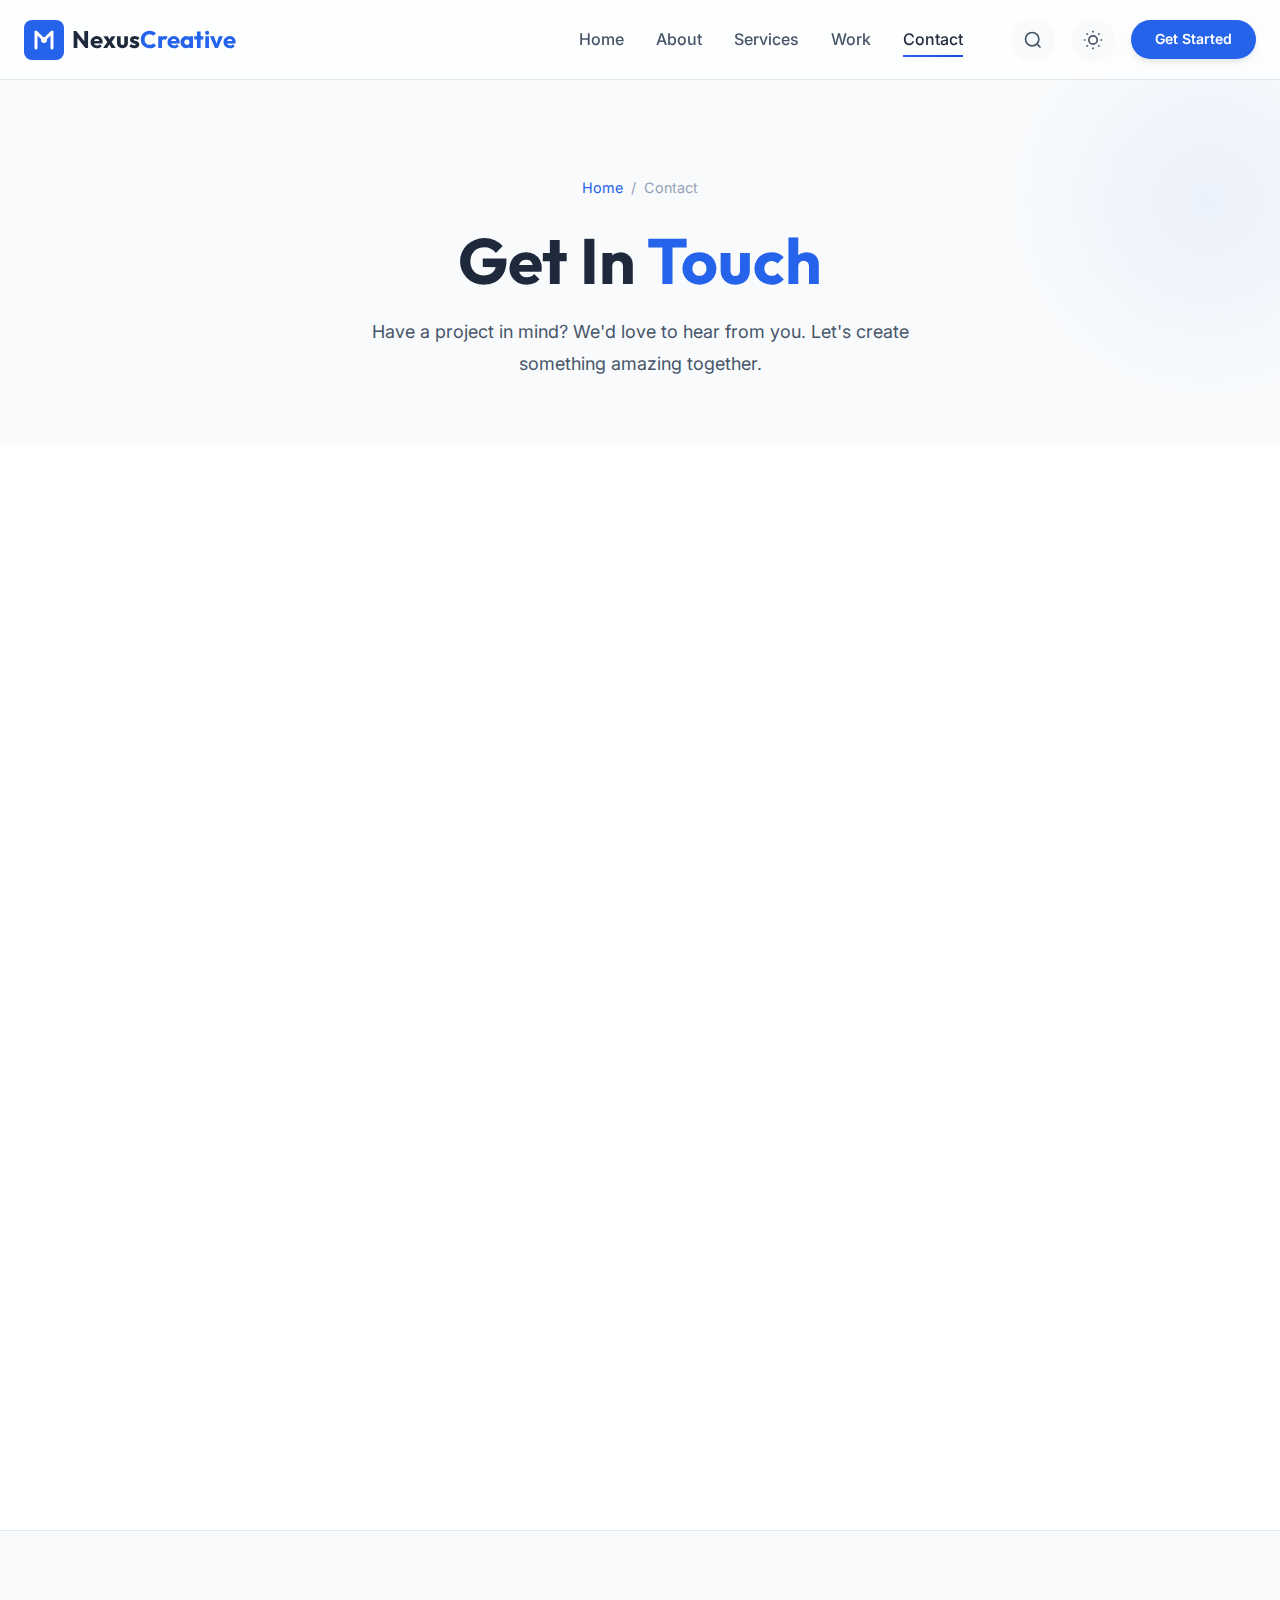
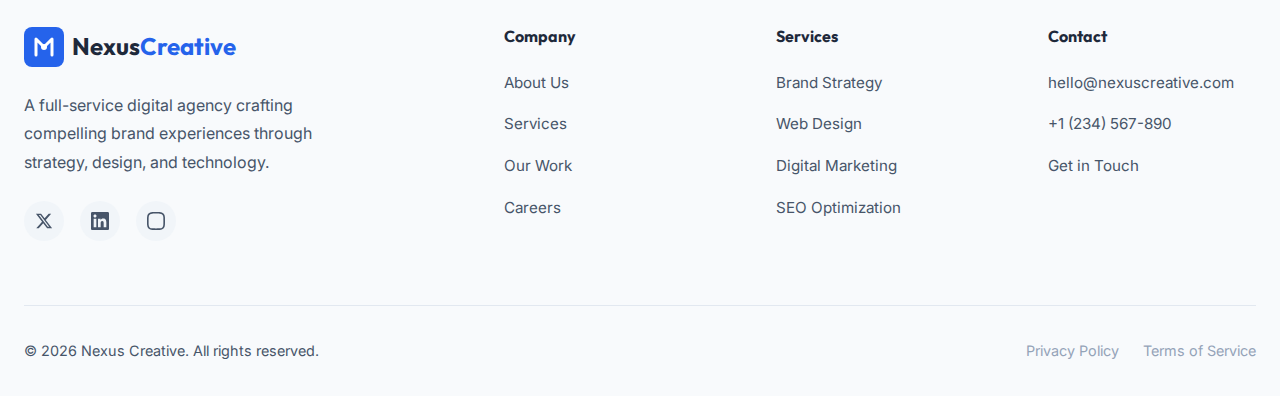
<file: contact.html>
<!DOCTYPE html>
<html lang="en">

<head>
    <meta charset="UTF-8">
    <meta name="viewport" content="width=device-width, initial-scale=1.0">
    <meta name="description"
        content="Get in touch with Nexus Creative. Let's discuss your next project and create something amazing together.">
    <title>Contact Us | Nexus Creative</title>
    <link rel="preconnect" href="https://fonts.googleapis.com">
    <link rel="preconnect" href="https://fonts.gstatic.com" crossorigin>
    <link
        href="https://fonts.googleapis.com/css2?family=Inter:wght@400;500;600;700&family=Outfit:wght@500;600;700;800&display=swap"
        rel="stylesheet">
    <link rel="stylesheet" href="css/base.css">
    <link rel="stylesheet" href="css/components.css">
    <link rel="stylesheet" href="css/sections.css">
    <link rel="icon" type="image/svg+xml" href="assets/logo.svg">
    <style>
        .contact-section {
            display: grid;
            grid-template-columns: 1fr 1fr;
            gap: var(--space-4xl);
        }

        .contact-info {
            padding: var(--space-2xl);
            background: var(--bg-secondary);
            border-radius: var(--radius-xl);
            border: 1px solid var(--border-color);
        }

        .contact-info h3 {
            margin-bottom: var(--space-lg);
        }

        .info-item {
            display: flex;
            align-items: flex-start;
            gap: var(--space-md);
            margin-bottom: var(--space-xl);
        }

        .info-icon {
            width: 48px;
            height: 48px;
            background: var(--gradient-primary);
            border-radius: var(--radius-md);
            display: flex;
            align-items: center;
            justify-content: center;
            color: white;
            flex-shrink: 0;
        }

        .info-content h4 {
            font-size: 1rem;
            margin-bottom: var(--space-xs);
        }

        .info-content p {
            color: var(--text-secondary);
            font-size: 0.95rem;
        }

        .info-content a {
            color: var(--primary);
        }

        .contact-form-wrapper {
            padding: var(--space-2xl);
            background: var(--bg-secondary);
            border-radius: var(--radius-xl);
            border: 1px solid var(--border-color);
        }

        .contact-form h3 {
            margin-bottom: var(--space-xl);
        }

        .form-row {
            display: grid;
            grid-template-columns: 1fr 1fr;
            gap: var(--space-lg);
        }

        .form-success {
            background: #22c55e;
            color: white;
            padding: var(--space-md);
            border-radius: var(--radius-md);
            margin-top: var(--space-lg);
            text-align: center;
        }

        .form-input.error,
        .form-textarea.error {
            border-color: #ef4444;
        }

        .map-placeholder {
            margin-top: var(--space-xl);
            border-radius: var(--radius-lg);
            overflow: hidden;
            height: 200px;
            background: var(--bg-tertiary);
            display: flex;
            align-items: center;
            justify-content: center;
            color: var(--text-muted);
        }

        @media (max-width: 768px) {

            .contact-section,
            .form-row {
                grid-template-columns: 1fr;
            }
        }
    </style>
</head>

<body>
    <!-- Header -->
    <header class="header">
        <div class="container">
            <a href="index.html" class="logo"><img src="assets/logo.svg" alt="Nexus Creative"
                    class="logo-icon"><span>Nexus<span class="text-gradient">Creative</span></span></a>
            <nav class="nav">
                <ul class="nav-links">
                    <li><a href="index.html" class="nav-link">Home</a></li>
                    <li><a href="about.html" class="nav-link">About</a></li>
                    <li><a href="services.html" class="nav-link">Services</a></li>
                    <li><a href="work.html" class="nav-link">Work</a></li>
                    <li><a href="contact.html" class="nav-link active">Contact</a></li>
                </ul>
                <div class="nav-actions">
                    <button class="search-toggle" aria-label="Search"><svg width="20" height="20" viewBox="0 0 24 24"
                            fill="none" stroke="currentColor" stroke-width="2">
                            <circle cx="11" cy="11" r="8" />
                            <path d="m21 21-4.35-4.35" />
                        </svg></button>
                    <button class="theme-toggle" aria-label="Toggle theme">
                        <svg class="icon-sun" width="20" height="20" viewBox="0 0 24 24" fill="none"
                            stroke="currentColor" stroke-width="2">
                            <circle cx="12" cy="12" r="5" />
                            <path
                                d="M12 1v2M12 21v2M4.22 4.22l1.42 1.42M18.36 18.36l1.42 1.42M1 12h2M21 12h2M4.22 19.78l1.42-1.42M18.36 5.64l1.42-1.42" />
                        </svg>
                        <svg class="icon-moon" width="20" height="20" viewBox="0 0 24 24" fill="none"
                            stroke="currentColor" stroke-width="2">
                            <path d="M21 12.79A9 9 0 1 1 11.21 3 7 7 0 0 0 21 12.79z" />
                        </svg>
                    </button>
                    <a href="contact.html" class="btn btn-primary btn-sm">Get Started</a>
                </div>
                <button class="menu-toggle" aria-label="Menu"><span></span><span></span><span></span></button>
            </nav>
        </div>
    </header>

    <!-- Page Header -->
    <section class="page-header">
        <div class="container">
            <div class="breadcrumb"><a href="index.html">Home</a><span>/</span><span>Contact</span></div>
            <h1>Get In <span class="text-gradient">Touch</span></h1>
            <p>Have a project in mind? We'd love to hear from you. Let's create something amazing together.</p>
        </div>
    </section>

    <!-- Contact Section -->
    <section class="section">
        <div class="container">
            <div class="contact-section">
                <!-- Contact Info -->
                <div class="contact-info" data-animate>
                    <h3>Let's Start a <span class="text-gradient">Conversation</span></h3>
                    <p style="margin-bottom: var(--space-2xl); color: var(--text-secondary);">Whether you're looking to
                        launch a new brand, redesign your website, or grow your business through digital marketing,
                        we're here to help.</p>

                    <div class="info-item">
                        <div class="info-icon">
                            <svg width="24" height="24" viewBox="0 0 24 24" fill="none" stroke="currentColor"
                                stroke-width="2">
                                <path
                                    d="M22 16.92v3a2 2 0 0 1-2.18 2 19.79 19.79 0 0 1-8.63-3.07 19.5 19.5 0 0 1-6-6 19.79 19.79 0 0 1-3.07-8.67A2 2 0 0 1 4.11 2h3a2 2 0 0 1 2 1.72 12.84 12.84 0 0 0 .7 2.81 2 2 0 0 1-.45 2.11L8.09 9.91a16 16 0 0 0 6 6l1.27-1.27a2 2 0 0 1 2.11-.45 12.84 12.84 0 0 0 2.81.7A2 2 0 0 1 22 16.92z" />
                            </svg>
                        </div>
                        <div class="info-content">
                            <h4>Phone</h4>
                            <p><a href="tel:+1234567890">+1 (234) 567-890</a></p>
                        </div>
                    </div>

                    <div class="info-item">
                        <div class="info-icon">
                            <svg width="24" height="24" viewBox="0 0 24 24" fill="none" stroke="currentColor"
                                stroke-width="2">
                                <path d="M4 4h16c1.1 0 2 .9 2 2v12c0 1.1-.9 2-2 2H4c-1.1 0-2-.9-2-2V6c0-1.1.9-2 2-2z" />
                                <polyline points="22,6 12,13 2,6" />
                            </svg>
                        </div>
                        <div class="info-content">
                            <h4>Email</h4>
                            <p><a href="mailto:hello@nexuscreative.com">hello@nexuscreative.com</a></p>
                        </div>
                    </div>

                    <div class="info-item">
                        <div class="info-icon">
                            <svg width="24" height="24" viewBox="0 0 24 24" fill="none" stroke="currentColor"
                                stroke-width="2">
                                <path d="M21 10c0 7-9 13-9 13s-9-6-9-13a9 9 0 0 1 18 0z" />
                                <circle cx="12" cy="10" r="3" />
                            </svg>
                        </div>
                        <div class="info-content">
                            <h4>Office</h4>
                            <p>123 Creative Avenue<br>San Francisco, CA 94102</p>
                        </div>
                    </div>

                    <div class="info-item">
                        <div class="info-icon">
                            <svg width="24" height="24" viewBox="0 0 24 24" fill="none" stroke="currentColor"
                                stroke-width="2">
                                <circle cx="12" cy="12" r="10" />
                                <polyline points="12 6 12 12 16 14" />
                            </svg>
                        </div>
                        <div class="info-content">
                            <h4>Business Hours</h4>
                            <p>Monday - Friday: 9am - 6pm<br>Weekend: By appointment</p>
                        </div>
                    </div>

                    <div class="map-placeholder">
                        <p>Map Placeholder - 123 Creative Avenue, San Francisco</p>
                    </div>
                </div>

                <!-- Contact Form -->
                <div class="contact-form-wrapper" data-animate>
                    <form class="contact-form">
                        <h3>Send Us a <span class="text-gradient">Message</span></h3>

                        <div class="form-row">
                            <div class="form-group">
                                <label class="form-label" for="firstName">First Name *</label>
                                <input type="text" id="firstName" name="firstName" class="form-input" placeholder="John"
                                    required>
                            </div>
                            <div class="form-group">
                                <label class="form-label" for="lastName">Last Name *</label>
                                <input type="text" id="lastName" name="lastName" class="form-input" placeholder="Doe"
                                    required>
                            </div>
                        </div>

                        <div class="form-row">
                            <div class="form-group">
                                <label class="form-label" for="email">Email Address *</label>
                                <input type="email" id="email" name="email" class="form-input"
                                    placeholder="john@example.com" required>
                            </div>
                            <div class="form-group">
                                <label class="form-label" for="phone">Phone Number</label>
                                <input type="tel" id="phone" name="phone" class="form-input"
                                    placeholder="+1 (234) 567-890">
                            </div>
                        </div>

                        <div class="form-group">
                            <label class="form-label" for="service">Service Interested In</label>
                            <select id="service" name="service" class="form-input">
                                <option value="">Select a service</option>
                                <option value="brand-strategy">Brand Strategy</option>
                                <option value="web-design">Web Design & Development</option>
                                <option value="digital-marketing">Digital Marketing</option>
                                <option value="content-creation">Content Creation</option>
                                <option value="social-media">Social Media Management</option>
                                <option value="seo">SEO Optimization</option>
                                <option value="other">Other</option>
                            </select>
                        </div>

                        <div class="form-group">
                            <label class="form-label" for="budget">Estimated Budget</label>
                            <select id="budget" name="budget" class="form-input">
                                <option value="">Select budget range</option>
                                <option value="5k-10k">$5,000 - $10,000</option>
                                <option value="10k-25k">$10,000 - $25,000</option>
                                <option value="25k-50k">$25,000 - $50,000</option>
                                <option value="50k+">$50,000+</option>
                            </select>
                        </div>

                        <div class="form-group">
                            <label class="form-label" for="message">Your Message *</label>
                            <textarea id="message" name="message" class="form-textarea"
                                placeholder="Tell us about your project, goals, and timeline..." required></textarea>
                        </div>

                        <button type="submit" class="btn btn-primary btn-lg" style="width: 100%;">Send Message</button>
                    </form>
                </div>
            </div>
        </div>
    </section>

    <!-- Footer -->
    <footer class="footer">
        <div class="container">
            <div class="footer-grid">
                <div class="footer-brand"><a href="index.html" class="logo"><img src="assets/logo.svg"
                            alt="Nexus Creative" class="logo-icon"><span>Nexus<span
                                class="text-gradient">Creative</span></span></a>
                    <p>A full-service digital agency crafting compelling brand experiences through strategy, design, and
                        technology.</p>
                    <div class="footer-social"><a href="#" aria-label="Twitter"><svg width="18" height="18"
                                viewBox="0 0 24 24" fill="currentColor">
                                <path
                                    d="M18.244 2.25h3.308l-7.227 8.26 8.502 11.24H16.17l-5.214-6.817L4.99 21.75H1.68l7.73-8.835L1.254 2.25H8.08l4.713 6.231zm-1.161 17.52h1.833L7.084 4.126H5.117z" />
                            </svg></a><a href="#" aria-label="LinkedIn"><svg width="18" height="18" viewBox="0 0 24 24"
                                fill="currentColor">
                                <path
                                    d="M20.447 20.452h-3.554v-5.569c0-1.328-.027-3.037-1.852-3.037-1.853 0-2.136 1.445-2.136 2.939v5.667H9.351V9h3.414v1.561h.046c.477-.9 1.637-1.85 3.37-1.85 3.601 0 4.267 2.37 4.267 5.455v6.286zM5.337 7.433c-1.144 0-2.063-.926-2.063-2.065 0-1.138.92-2.063 2.063-2.063 1.14 0 2.064.925 2.064 2.063 0 1.139-.925 2.065-2.064 2.065zm1.782 13.019H3.555V9h3.564v11.452zM22.225 0H1.771C.792 0 0 .774 0 1.729v20.542C0 23.227.792 24 1.771 24h20.451C23.2 24 24 23.227 24 22.271V1.729C24 .774 23.2 0 22.222 0h.003z" />
                            </svg></a><a href="#" aria-label="Instagram"><svg width="18" height="18" viewBox="0 0 24 24"
                                fill="currentColor">
                                <path
                                    d="M12 2.163c3.204 0 3.584.012 4.85.07 3.252.148 4.771 1.691 4.919 4.919.058 1.265.069 1.645.069 4.849 0 3.205-.012 3.584-.069 4.849-.149 3.225-1.664 4.771-4.919 4.919-1.266.058-1.644.07-4.85.07-3.204 0-3.584-.012-4.849-.07-3.26-.149-4.771-1.699-4.919-4.92-.058-1.265-.07-1.644-.07-4.849 0-3.204.013-3.583.07-4.849.149-3.227 1.664-4.771 4.919-4.919 1.266-.057 1.645-.069 4.849-.069zM12 0C8.741 0 8.333.014 7.053.072 2.695.272.273 2.69.073 7.052.014 8.333 0 8.741 0 12c0 3.259.014 3.668.072 4.948.2 4.358 2.618 6.78 6.98 6.98C8.333 23.986 8.741 24 12 24c3.259 0 3.668-.014 4.948-.072 4.354-.2 6.782-2.618 6.979-6.98.059-1.28.073-1.689.073-4.948 0-3.259-.014-3.667-.072-4.947-.196-4.354-2.617-6.78-6.979-6.98C15.668.014 15.259 0 12 0z" />
                            </svg></a></div>
                </div>
                <div class="footer-column">
                    <h4>Company</h4>
                    <ul class="footer-links">
                        <li><a href="about.html">About Us</a></li>
                        <li><a href="services.html">Services</a></li>
                        <li><a href="work.html">Our Work</a></li>
                        <li><a href="#">Careers</a></li>
                    </ul>
                </div>
                <div class="footer-column">
                    <h4>Services</h4>
                    <ul class="footer-links">
                        <li><a href="services.html#brand-strategy">Brand Strategy</a></li>
                        <li><a href="services.html#web-design">Web Design</a></li>
                        <li><a href="services.html#digital-marketing">Digital Marketing</a></li>
                        <li><a href="services.html#seo">SEO Optimization</a></li>
                    </ul>
                </div>
                <div class="footer-column">
                    <h4>Contact</h4>
                    <ul class="footer-links">
                        <li><a href="mailto:hello@nexuscreative.com">hello@nexuscreative.com</a></li>
                        <li><a href="tel:+1234567890">+1 (234) 567-890</a></li>
                        <li><a href="contact.html">Get in Touch</a></li>
                    </ul>
                </div>
            </div>
            <div class="footer-bottom">
                <p>&copy; 2026 Nexus Creative. All rights reserved.</p>
                <div class="footer-legal"><a href="#">Privacy Policy</a><a href="#">Terms of Service</a></div>
            </div>
        </div>
    </footer>

    <div class="search-modal">
        <div class="search-container">
            <div class="search-input-wrapper"><svg width="24" height="24" viewBox="0 0 24 24" fill="none"
                    stroke="currentColor" stroke-width="2">
                    <circle cx="11" cy="11" r="8" />
                    <path d="m21 21-4.35-4.35" />
                </svg><input type="text" class="search-input" placeholder="Search pages, services, team..."><button
                    class="search-close">ESC</button></div>
            <div class="search-results">
                <p class="search-empty">Start typing to search...</p>
            </div>
        </div>
    </div>
    <button class="back-to-top" aria-label="Back to top"><svg width="24" height="24" viewBox="0 0 24 24" fill="none"
            stroke="currentColor" stroke-width="2">
            <path d="M18 15l-6-6-6 6" />
        </svg></button>
    <script src="js/main.js"></script>
    <script src="js/search.js"></script>
</body>

</html>
</file>
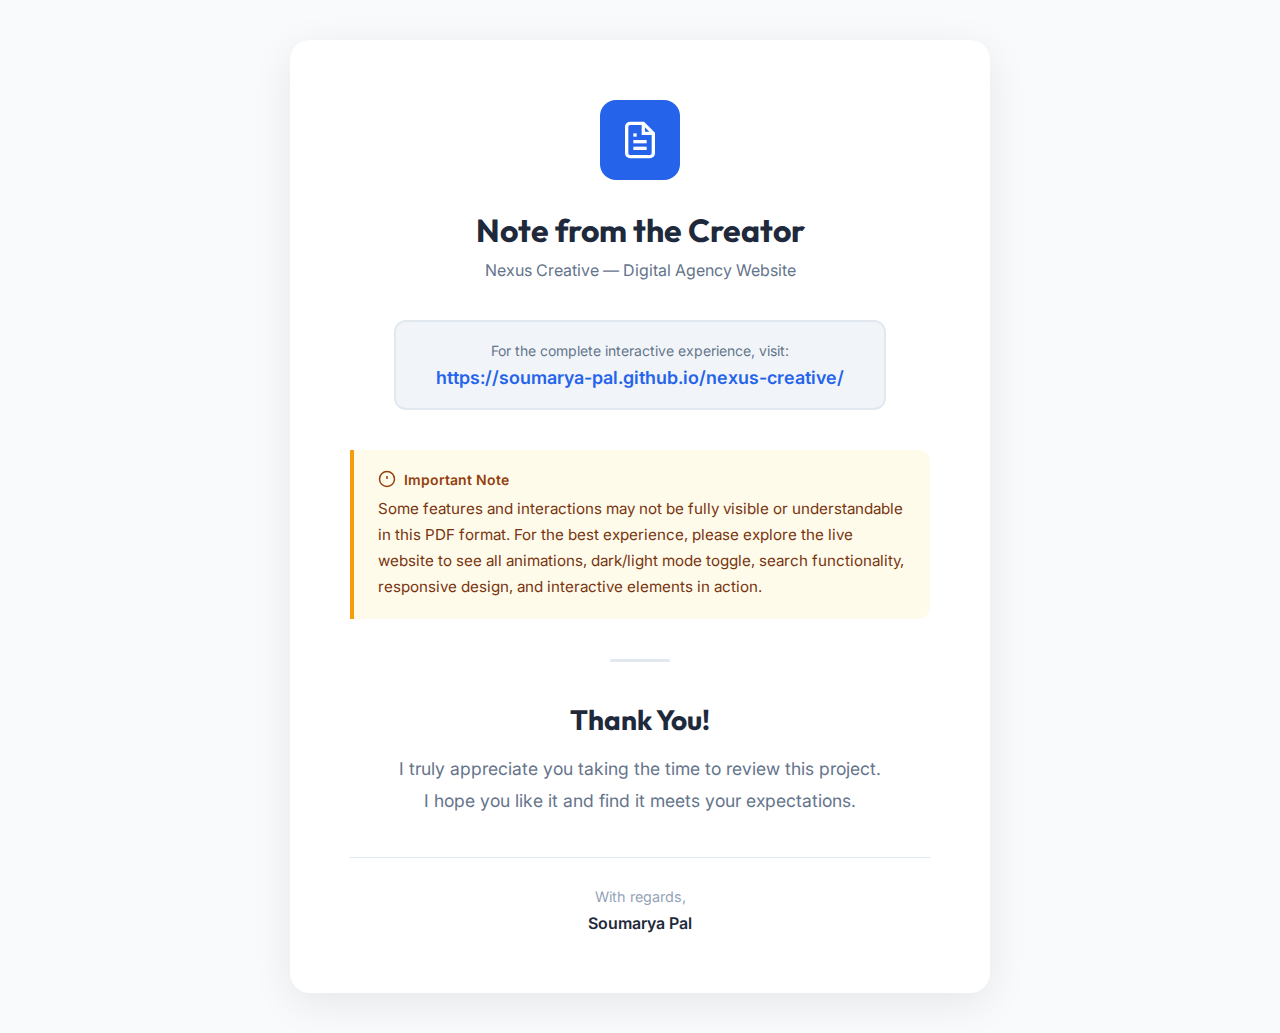
<file: note-from-creator.html>
<!DOCTYPE html>
<html lang="en">

<head>
    <meta charset="UTF-8">
    <meta name="viewport" content="width=device-width, initial-scale=1.0">
    <title>Note from Creator</title>
    <link href="https://fonts.googleapis.com/css2?family=Inter:wght@400;500;600&family=Outfit:wght@600;700&display=swap"
        rel="stylesheet">
    <style>
        * {
            margin: 0;
            padding: 0;
            box-sizing: border-box;
        }

        body {
            font-family: 'Inter', sans-serif;
            background: #f8fafc;
            min-height: 100vh;
            display: flex;
            align-items: center;
            justify-content: center;
            padding: 40px;
        }

        .note-container {
            max-width: 700px;
            background: white;
            border-radius: 20px;
            padding: 60px;
            box-shadow: 0 10px 40px rgba(0, 0, 0, 0.08);
            text-align: center;
        }

        .note-icon {
            width: 80px;
            height: 80px;
            background: #2563eb;
            border-radius: 16px;
            display: flex;
            align-items: center;
            justify-content: center;
            margin: 0 auto 30px;
        }

        .note-icon svg {
            width: 40px;
            height: 40px;
            color: white;
        }

        h1 {
            font-family: 'Outfit', sans-serif;
            font-size: 2rem;
            color: #1e293b;
            margin-bottom: 10px;
        }

        .subtitle {
            color: #64748b;
            font-size: 1rem;
            margin-bottom: 40px;
        }

        .website-link {
            display: inline-block;
            background: #f1f5f9;
            border: 2px solid #e2e8f0;
            border-radius: 12px;
            padding: 20px 40px;
            margin-bottom: 40px;
        }

        .website-link p {
            color: #64748b;
            font-size: 0.875rem;
            margin-bottom: 8px;
        }

        .website-link a {
            color: #2563eb;
            font-size: 1.125rem;
            font-weight: 600;
            text-decoration: none;
            word-break: break-all;
        }

        .note-content {
            background: #fffbeb;
            border-left: 4px solid #f59e0b;
            padding: 20px 24px;
            border-radius: 0 12px 12px 0;
            text-align: left;
            margin-bottom: 40px;
        }

        .note-content h3 {
            color: #92400e;
            font-size: 0.875rem;
            font-weight: 600;
            margin-bottom: 8px;
            display: flex;
            align-items: center;
            gap: 8px;
        }

        .note-content p {
            color: #78350f;
            font-size: 0.95rem;
            line-height: 1.7;
        }

        .divider {
            width: 60px;
            height: 3px;
            background: #e2e8f0;
            margin: 0 auto 40px;
            border-radius: 2px;
        }

        .thank-you h2 {
            font-family: 'Outfit', sans-serif;
            font-size: 1.75rem;
            color: #1e293b;
            margin-bottom: 16px;
        }

        .thank-you p {
            color: #64748b;
            font-size: 1.1rem;
            line-height: 1.8;
        }

        .signature {
            margin-top: 40px;
            padding-top: 30px;
            border-top: 1px solid #e2e8f0;
        }

        .signature p {
            color: #94a3b8;
            font-size: 0.9rem;
        }

        .signature .name {
            color: #1e293b;
            font-weight: 600;
            font-size: 1rem;
            margin-top: 8px;
        }
    </style>
</head>

<body>
    <div class="note-container">
        <div class="note-icon">
            <svg viewBox="0 0 24 24" fill="none" stroke="currentColor" stroke-width="2">
                <path d="M14 2H6a2 2 0 0 0-2 2v16a2 2 0 0 0 2 2h12a2 2 0 0 0 2-2V8z" />
                <polyline points="14 2 14 8 20 8" />
                <line x1="16" y1="13" x2="8" y2="13" />
                <line x1="16" y1="17" x2="8" y2="17" />
                <polyline points="10 9 9 9 8 9" />
            </svg>
        </div>

        <h1>Note from the Creator</h1>
        <p class="subtitle">Nexus Creative — Digital Agency Website</p>

        <div class="website-link">
            <p>For the complete interactive experience, visit:</p>
            <a href="https://soumarya-pal.github.io/nexus-creative/" target="_blank">
                https://soumarya-pal.github.io/nexus-creative/
            </a>
        </div>

        <div class="note-content">
            <h3>
                <svg width="18" height="18" viewBox="0 0 24 24" fill="none" stroke="currentColor" stroke-width="2">
                    <circle cx="12" cy="12" r="10" />
                    <line x1="12" y1="8" x2="12" y2="12" />
                    <line x1="12" y1="16" x2="12.01" y2="16" />
                </svg>
                Important Note
            </h3>
            <p>
                Some features and interactions may not be fully visible or understandable in this PDF format.
                For the best experience, please explore the live website to see all animations,
                dark/light mode toggle, search functionality, responsive design, and interactive elements in action.
            </p>
        </div>

        <div class="divider"></div>

        <div class="thank-you">
            <h2>Thank You!</h2>
            <p>
                I truly appreciate you taking the time to review this project.<br>
                I hope you like it and find it meets your expectations.
            </p>
        </div>

        <div class="signature">
            <p>With regards,</p>
            <p class="name">Soumarya Pal</p>
        </div>
    </div>
</body>

</html>
</file>
<file: css/components.css>
/* ============================================
   HEADER & NAVIGATION
   ============================================ */
.header {
    position: fixed;
    top: 0;
    left: 0;
    right: 0;
    height: var(--header-height);
    background: var(--bg-glass);
    backdrop-filter: blur(20px);
    -webkit-backdrop-filter: blur(20px);
    border-bottom: 1px solid var(--border-color);
    z-index: 1000;
    transition: all var(--transition-base);
}

.header.scrolled {
    box-shadow: var(--shadow-md);
}

.header .container {
    display: flex;
    align-items: center;
    justify-content: space-between;
    height: 100%;
}

.logo {
    display: flex;
    align-items: center;
    gap: var(--space-sm);
    font-family: 'Outfit', sans-serif;
    font-size: 1.5rem;
    font-weight: 700;
}

.logo-icon {
    width: 40px;
    height: 40px;
}

.nav {
    display: flex;
    align-items: center;
    gap: var(--space-2xl);
}

.nav-links {
    display: flex;
    gap: var(--space-xl);
}

.nav-link {
    font-weight: 500;
    color: var(--text-secondary);
    position: relative;
    padding: var(--space-sm) 0;
}

.nav-link::after {
    content: '';
    position: absolute;
    bottom: 0;
    left: 0;
    width: 0;
    height: 2px;
    background: var(--gradient-primary);
    transition: width var(--transition-base);
}

.nav-link:hover,
.nav-link.active {
    color: var(--text-primary);
}

.nav-link:hover::after,
.nav-link.active::after {
    width: 100%;
}

.nav-actions {
    display: flex;
    align-items: center;
    gap: var(--space-md);
}

/* Theme Toggle */
.theme-toggle,
.search-toggle {
    width: 44px;
    height: 44px;
    border-radius: var(--radius-full);
    display: flex;
    align-items: center;
    justify-content: center;
    color: var(--text-secondary);
    transition: all var(--transition-fast);
    background: var(--bg-secondary);
}

.theme-toggle:hover,
.search-toggle:hover {
    color: var(--primary);
    background: var(--bg-tertiary);
}

.theme-toggle .icon-sun,
.theme-toggle .icon-moon {
    width: 20px;
    height: 20px;
}

[data-theme="dark"] .theme-toggle .icon-sun {
    display: none;
}

[data-theme="light"] .theme-toggle .icon-moon,
:root:not([data-theme]) .theme-toggle .icon-moon {
    display: none;
}

/* Mobile Menu */
.menu-toggle {
    display: none;
    flex-direction: column;
    gap: 5px;
    padding: var(--space-sm);
}

.menu-toggle span {
    display: block;
    width: 24px;
    height: 2px;
    background: var(--text-primary);
    transition: all var(--transition-fast);
}

/* ============================================
   BUTTONS
   ============================================ */
.btn {
    display: inline-flex;
    align-items: center;
    justify-content: center;
    gap: var(--space-sm);
    padding: var(--space-md) var(--space-xl);
    font-size: 1rem;
    font-weight: 600;
    border-radius: var(--radius-full);
    transition: all var(--transition-fast);
    white-space: nowrap;
}

.btn-primary {
    background: var(--primary);
    color: var(--text-inverse);
    box-shadow: var(--shadow-md);
}

.btn-primary:hover {
    background: var(--primary-dark);
    transform: translateY(-2px);
    box-shadow: var(--shadow-lg);
}

.btn-secondary {
    background: var(--bg-secondary);
    color: var(--text-primary);
    border: 1px solid var(--border-color);
}

.btn-secondary:hover {
    background: var(--bg-tertiary);
    border-color: var(--primary);
}

.btn-outline {
    background: transparent;
    color: var(--text-primary);
    border: 2px solid var(--border-color);
}

.btn-outline:hover {
    border-color: var(--primary);
    color: var(--primary);
}

.btn-lg {
    padding: var(--space-lg) var(--space-2xl);
    font-size: 1.125rem;
}

.btn-sm {
    padding: var(--space-sm) var(--space-lg);
    font-size: 0.875rem;
}

/* ============================================
   CARDS
   ============================================ */
.card {
    background: var(--bg-secondary);
    border: 1px solid var(--border-color);
    border-radius: var(--radius-lg);
    padding: var(--space-xl);
    transition: all var(--transition-base);
}

.card:hover {
    transform: translateY(-5px);
    box-shadow: var(--shadow-lg);
    border-color: var(--primary);
}

.card-icon {
    width: 56px;
    height: 56px;
    background: var(--primary);
    border-radius: var(--radius-md);
    display: flex;
    align-items: center;
    justify-content: center;
    margin-bottom: var(--space-lg);
    color: var(--text-inverse);
}

.card-icon svg {
    width: 28px;
    height: 28px;
}

.card h3 {
    margin-bottom: var(--space-md);
}

.card p {
    font-size: 0.95rem;
}

.services-grid {
    display: grid;
    grid-template-columns: repeat(auto-fit, minmax(300px, 1fr));
    gap: var(--space-xl);
}

/* ============================================
   FORMS
   ============================================ */
.form-group {
    margin-bottom: var(--space-lg);
}

.form-label {
    display: block;
    margin-bottom: var(--space-sm);
    font-weight: 500;
    color: var(--text-primary);
}

.form-input,
.form-textarea,
.form-select {
    width: 100%;
    padding: var(--space-md) var(--space-lg);
    background: var(--bg-secondary);
    border: 1px solid var(--border-color);
    border-radius: var(--radius-md);
    font-size: 1rem;
    color: var(--text-primary);
    transition: all var(--transition-fast);
}

.form-input:focus,
.form-textarea:focus,
.form-select:focus {
    outline: none;
    border-color: var(--primary);
    box-shadow: 0 0 0 3px rgba(37, 99, 235, 0.1);
}

.form-textarea {
    min-height: 150px;
    resize: vertical;
}

/* ============================================
   FOOTER
   ============================================ */
.footer {
    background: var(--bg-secondary);
    padding: var(--space-4xl) 0 var(--space-xl);
    border-top: 1px solid var(--border-color);
}

.footer-grid {
    display: grid;
    grid-template-columns: 2fr repeat(3, 1fr);
    gap: var(--space-3xl);
    margin-bottom: var(--space-3xl);
}

.footer-brand {
    max-width: 300px;
}

.footer-brand .logo {
    margin-bottom: var(--space-lg);
}

.footer-brand p {
    margin-bottom: var(--space-lg);
}

.footer-social {
    display: flex;
    gap: var(--space-md);
}

.footer-social a {
    width: 40px;
    height: 40px;
    border-radius: 50%;
    background: var(--bg-tertiary);
    display: flex;
    align-items: center;
    justify-content: center;
    color: var(--text-secondary);
    transition: all var(--transition-fast);
}

.footer-social a:hover {
    background: var(--primary);
    color: white;
}

.footer-column h4 {
    font-size: 1rem;
    margin-bottom: var(--space-lg);
    color: var(--text-primary);
}

.footer-links {
    display: flex;
    flex-direction: column;
    gap: var(--space-md);
}

.footer-links a {
    color: var(--text-secondary);
    font-size: 0.95rem;
    transition: color var(--transition-fast);
}

.footer-links a:hover {
    color: var(--primary);
}

.footer-bottom {
    padding-top: var(--space-xl);
    border-top: 1px solid var(--border-color);
    display: flex;
    justify-content: space-between;
    align-items: center;
    flex-wrap: wrap;
    gap: var(--space-md);
}

.footer-bottom p {
    font-size: 0.9rem;
}

.footer-legal {
    display: flex;
    gap: var(--space-lg);
}

.footer-legal a {
    font-size: 0.9rem;
    color: var(--text-muted);
}

.footer-legal a:hover {
    color: var(--primary);
}
</file>
<file: css/sections.css>
/* ============================================
   HERO SECTION
   ============================================ */
.hero {
    min-height: 100vh;
    display: flex;
    align-items: center;
    padding-top: var(--header-height);
    position: relative;
    overflow: hidden;
}

.hero::before {
    content: '';
    position: absolute;
    top: -50%;
    right: -20%;
    width: 800px;
    height: 800px;
    background: radial-gradient(circle, rgba(37, 99, 235, 0.08) 0%, transparent 70%);
    border-radius: 50%;
    pointer-events: none;
}

.hero::after {
    content: '';
    position: absolute;
    bottom: -30%;
    left: -10%;
    width: 600px;
    height: 600px;
    background: radial-gradient(circle, rgba(37, 99, 235, 0.05) 0%, transparent 70%);
    border-radius: 50%;
    pointer-events: none;
}

.hero .container {
    position: relative;
    z-index: 1;
}

.hero-content {
    display: grid;
    grid-template-columns: 1fr 1fr;
    gap: var(--space-4xl);
    align-items: center;
}

.hero-text {
    max-width: 600px;
}

.hero-badge {
    display: inline-flex;
    align-items: center;
    gap: var(--space-sm);
    padding: var(--space-sm) var(--space-lg);
    background: var(--bg-secondary);
    border: 1px solid var(--border-color);
    border-radius: var(--radius-full);
    font-size: 0.875rem;
    font-weight: 500;
    color: var(--text-secondary);
    margin-bottom: var(--space-xl);
}

.hero-badge .dot {
    width: 8px;
    height: 8px;
    background: #22c55e;
    border-radius: 50%;
    animation: pulse 2s infinite;
}

@keyframes pulse {

    0%,
    100% {
        opacity: 1;
    }

    50% {
        opacity: 0.5;
    }
}

.hero-title {
    margin-bottom: var(--space-lg);
}

.hero-subtitle {
    font-size: 1.25rem;
    margin-bottom: var(--space-2xl);
    color: var(--text-secondary);
    line-height: 1.7;
}

.hero-cta {
    display: flex;
    gap: var(--space-md);
    flex-wrap: wrap;
}

.hero-image {
    position: relative;
}

.hero-image-wrapper {
    position: relative;
    border-radius: var(--radius-xl);
    overflow: hidden;
    box-shadow: var(--shadow-xl);
}

.hero-image img {
    width: 100%;
    height: auto;
    object-fit: cover;
}

.hero-image-decoration {
    position: absolute;
    width: 100%;
    height: 100%;
    top: 20px;
    left: 20px;
    border: 2px solid var(--primary);
    border-radius: var(--radius-xl);
    z-index: -1;
    opacity: 0.5;
}

/* ============================================
   PORTFOLIO SECTION
   ============================================ */
.portfolio-grid {
    display: grid;
    grid-template-columns: repeat(auto-fit, minmax(350px, 1fr));
    gap: var(--space-xl);
}

.portfolio-item {
    position: relative;
    border-radius: var(--radius-lg);
    overflow: hidden;
    aspect-ratio: 4/3;
    cursor: pointer;
}

.portfolio-item img {
    width: 100%;
    height: 100%;
    object-fit: cover;
    transition: transform 0.5s ease;
}

.portfolio-item:hover img {
    transform: scale(1.1);
}

.portfolio-overlay {
    position: absolute;
    inset: 0;
    background: linear-gradient(to top, rgba(0, 0, 0, 0.8) 0%, transparent 100%);
    display: flex;
    flex-direction: column;
    justify-content: flex-end;
    padding: var(--space-xl);
    opacity: 0;
    transition: opacity var(--transition-base);
}

.portfolio-item:hover .portfolio-overlay {
    opacity: 1;
}

.portfolio-overlay h3 {
    color: white;
    margin-bottom: var(--space-sm);
}

.portfolio-overlay p {
    color: rgba(255, 255, 255, 0.8);
    font-size: 0.9rem;
}

.portfolio-filter {
    display: flex;
    justify-content: center;
    gap: var(--space-md);
    margin-bottom: var(--space-2xl);
    flex-wrap: wrap;
}

.filter-btn {
    padding: var(--space-sm) var(--space-lg);
    border-radius: var(--radius-full);
    font-weight: 500;
    color: var(--text-secondary);
    background: var(--bg-secondary);
    border: 1px solid var(--border-color);
    transition: all var(--transition-fast);
}

.filter-btn:hover,
.filter-btn.active {
    background: var(--primary);
    color: white;
    border-color: var(--primary);
}

/* ============================================
   STATS SECTION
   ============================================ */
.stats {
    background: var(--gradient-dark);
    padding: var(--space-3xl) 0;
}

.stats-grid {
    display: grid;
    grid-template-columns: repeat(4, 1fr);
    gap: var(--space-xl);
    text-align: center;
}

.stat-item h3 {
    font-size: 3rem;
    color: white;
    margin-bottom: var(--space-sm);
}

.stat-item p {
    color: rgba(255, 255, 255, 0.7);
    font-size: 1rem;
}

/* ============================================
   TESTIMONIALS
   ============================================ */
.testimonials-slider {
    display: flex;
    gap: var(--space-xl);
    overflow-x: auto;
    scroll-snap-type: x mandatory;
    padding: var(--space-md) 0;
    -ms-overflow-style: none;
    scrollbar-width: none;
}

.testimonials-slider::-webkit-scrollbar {
    display: none;
}

.testimonial-card {
    min-width: 400px;
    background: var(--bg-secondary);
    border: 1px solid var(--border-color);
    border-radius: var(--radius-lg);
    padding: var(--space-2xl);
    scroll-snap-align: start;
}

.testimonial-text {
    font-size: 1.1rem;
    font-style: italic;
    margin-bottom: var(--space-xl);
    line-height: 1.8;
}

.testimonial-author {
    display: flex;
    align-items: center;
    gap: var(--space-md);
}

.testimonial-avatar {
    width: 50px;
    height: 50px;
    border-radius: 50%;
    object-fit: cover;
}

.testimonial-info h4 {
    font-size: 1rem;
    margin-bottom: 0.25rem;
}

.testimonial-info p {
    font-size: 0.875rem;
    color: var(--text-muted);
}

/* ============================================
   TEAM SECTION
   ============================================ */
.team-grid {
    display: grid;
    grid-template-columns: repeat(auto-fit, minmax(250px, 1fr));
    gap: var(--space-xl);
}

.team-card {
    text-align: center;
    padding: var(--space-xl);
    background: var(--bg-secondary);
    border: 1px solid var(--border-color);
    border-radius: var(--radius-lg);
    transition: all var(--transition-base);
}

.team-card:hover {
    transform: translateY(-5px);
    box-shadow: var(--shadow-lg);
}

.team-avatar {
    width: 120px;
    height: 120px;
    border-radius: 50%;
    object-fit: cover;
    margin: 0 auto var(--space-lg);
    border: 4px solid var(--primary);
}

.team-card h3 {
    font-size: 1.25rem;
    margin-bottom: var(--space-xs);
}

.team-card .role {
    color: var(--primary);
    font-weight: 500;
    font-size: 0.9rem;
    margin-bottom: var(--space-md);
}

.team-social {
    display: flex;
    justify-content: center;
    gap: var(--space-md);
}

.team-social a {
    width: 36px;
    height: 36px;
    border-radius: 50%;
    background: var(--bg-tertiary);
    display: flex;
    align-items: center;
    justify-content: center;
    color: var(--text-secondary);
    transition: all var(--transition-fast);
}

.team-social a:hover {
    background: var(--primary);
    color: white;
}

/* ============================================
   CTA SECTION
   ============================================ */
.cta {
    background: var(--primary);
    padding: var(--space-4xl) 0;
    text-align: center;
}

.cta h2 {
    color: white;
    margin-bottom: var(--space-md);
}

.cta p {
    color: rgba(255, 255, 255, 0.9);
    font-size: 1.25rem;
    margin-bottom: var(--space-2xl);
    max-width: 600px;
    margin-left: auto;
    margin-right: auto;
}

.cta .btn-primary {
    background: white;
    color: var(--primary);
}

.cta .btn-primary:hover {
    background: var(--bg-secondary);
}

/* ============================================
   SEARCH MODAL
   ============================================ */
.search-modal {
    position: fixed;
    inset: 0;
    background: rgba(0, 0, 0, 0.5);
    backdrop-filter: blur(8px);
    z-index: 2000;
    display: flex;
    align-items: flex-start;
    justify-content: center;
    padding-top: 15vh;
    opacity: 0;
    visibility: hidden;
    transition: all var(--transition-base);
}

.search-modal.active {
    opacity: 1;
    visibility: visible;
}

.search-container {
    width: 100%;
    max-width: 600px;
    background: var(--bg-primary);
    border-radius: var(--radius-xl);
    box-shadow: var(--shadow-xl);
    overflow: hidden;
    transform: translateY(-20px);
    transition: transform var(--transition-base);
    margin: 0 var(--space-lg);
}

.search-modal.active .search-container {
    transform: translateY(0);
}

.search-input-wrapper {
    display: flex;
    align-items: center;
    padding: var(--space-lg);
    border-bottom: 1px solid var(--border-color);
}

.search-input-wrapper svg {
    width: 24px;
    height: 24px;
    color: var(--text-muted);
    margin-right: var(--space-md);
    flex-shrink: 0;
}

.search-input {
    flex: 1;
    border: none;
    background: none;
    font-size: 1.125rem;
    color: var(--text-primary);
    outline: none;
}

.search-input::placeholder {
    color: var(--text-muted);
}

.search-close {
    padding: var(--space-sm) var(--space-md);
    background: var(--bg-secondary);
    border-radius: var(--radius-sm);
    font-size: 0.75rem;
    color: var(--text-muted);
    cursor: pointer;
}

.search-results {
    max-height: 400px;
    overflow-y: auto;
    padding: var(--space-md);
}

.search-result-item {
    display: flex;
    align-items: center;
    gap: var(--space-md);
    padding: var(--space-md);
    border-radius: var(--radius-md);
    transition: background var(--transition-fast);
    cursor: pointer;
    text-decoration: none;
}

.search-result-item:hover,
.search-result-item.selected {
    background: var(--bg-secondary);
}

.search-result-icon {
    width: 40px;
    height: 40px;
    background: var(--bg-tertiary);
    border-radius: var(--radius-md);
    display: flex;
    align-items: center;
    justify-content: center;
    color: var(--primary);
    flex-shrink: 0;
}

.search-result-info h4 {
    font-size: 0.95rem;
    margin-bottom: 0.25rem;
}

.search-result-info p {
    font-size: 0.8rem;
    color: var(--text-muted);
}

.search-empty {
    text-align: center;
    padding: var(--space-2xl);
    color: var(--text-muted);
}

.search-highlight {
    background: rgba(37, 99, 235, 0.15);
    padding: 0 2px;
    border-radius: 2px;
}

/* ============================================
   BACK TO TOP
   ============================================ */
.back-to-top {
    position: fixed;
    bottom: 30px;
    right: 30px;
    width: 48px;
    height: 48px;
    background: var(--primary);
    border-radius: 50%;
    display: flex;
    align-items: center;
    justify-content: center;
    color: white;
    box-shadow: var(--shadow-lg);
    opacity: 0;
    visibility: hidden;
    transform: translateY(20px);
    transition: all var(--transition-base);
    z-index: 999;
}

.back-to-top.visible {
    opacity: 1;
    visibility: visible;
    transform: translateY(0);
}

.back-to-top:hover {
    background: var(--primary-dark);
    transform: translateY(-3px);
    box-shadow: var(--shadow-xl);
}

/* ============================================
   PAGE HEADERS
   ============================================ */
.page-header {
    padding: calc(var(--header-height) + var(--space-4xl)) 0 var(--space-3xl);
    background: var(--bg-secondary);
    text-align: center;
    position: relative;
    overflow: hidden;
}

.page-header::before {
    content: '';
    position: absolute;
    top: 0;
    right: -10%;
    width: 400px;
    height: 400px;
    background: radial-gradient(circle, rgba(37, 99, 235, 0.06) 0%, transparent 70%);
    border-radius: 50%;
}

.page-header h1 {
    margin-bottom: var(--space-md);
}

.page-header p {
    color: var(--text-secondary);
    font-size: 1.125rem;
    max-width: 600px;
    margin: 0 auto;
}

.breadcrumb {
    display: flex;
    justify-content: center;
    gap: var(--space-sm);
    margin-bottom: var(--space-lg);
    font-size: 0.9rem;
}

.breadcrumb a {
    color: var(--primary);
}

.breadcrumb span {
    color: var(--text-muted);
}

/* ============================================
   ANIMATIONS
   ============================================ */
@keyframes fadeInUp {
    from {
        opacity: 0;
        transform: translateY(30px);
    }

    to {
        opacity: 1;
        transform: translateY(0);
    }
}

@keyframes fadeIn {
    from {
        opacity: 0;
    }

    to {
        opacity: 1;
    }
}

.animate-fadeInUp {
    animation: fadeInUp 0.6s ease forwards;
}

.animate-fadeIn {
    animation: fadeIn 0.6s ease forwards;
}

.delay-1 {
    animation-delay: 0.1s;
}

.delay-2 {
    animation-delay: 0.2s;
}

.delay-3 {
    animation-delay: 0.3s;
}

.delay-4 {
    animation-delay: 0.4s;
}

/* ============================================
   RESPONSIVE
   ============================================ */
@media (max-width: 1024px) {
    .hero-content {
        grid-template-columns: 1fr;
        text-align: center;
    }

    .hero-text {
        max-width: 100%;
    }

    .hero-cta {
        justify-content: center;
    }

    .hero-image {
        max-width: 500px;
        margin: 0 auto;
    }

    .stats-grid {
        grid-template-columns: repeat(2, 1fr);
    }

    .footer-grid {
        grid-template-columns: 1fr 1fr;
    }
}

@media (max-width: 768px) {
    .nav-links {
        display: none;
    }

    .menu-toggle {
        display: flex;
    }

    .nav-links.active {
        display: flex;
        flex-direction: column;
        position: absolute;
        top: 100%;
        left: 0;
        right: 0;
        background: var(--bg-primary);
        padding: var(--space-xl);
        border-bottom: 1px solid var(--border-color);
        box-shadow: var(--shadow-lg);
    }

    .hero {
        min-height: auto;
        padding: calc(var(--header-height) + var(--space-3xl)) 0 var(--space-3xl);
    }

    .testimonial-card {
        min-width: 300px;
    }

    .stats-grid {
        grid-template-columns: 1fr 1fr;
        gap: var(--space-lg);
    }

    .footer-grid {
        grid-template-columns: 1fr;
        gap: var(--space-2xl);
    }

    .footer-bottom {
        flex-direction: column;
        text-align: center;
    }

    .portfolio-grid {
        grid-template-columns: 1fr;
    }
}

@media (max-width: 480px) {
    .hero-title {
        font-size: 2rem;
    }

    .hero-cta {
        flex-direction: column;
    }

    .btn-lg {
        width: 100%;
    }

    .stats-grid {
        grid-template-columns: 1fr;
    }
}
</file>
<file: css/base.css>
/* ============================================
   NEXUS CREATIVE - BASE STYLES & VARIABLES
   ============================================ */

/* CSS Reset */
*,
*::before,
*::after {
  box-sizing: border-box;
  margin: 0;
  padding: 0;
}

html {
  scroll-behavior: smooth;
}

body {
  font-family: 'Inter', -apple-system, BlinkMacSystemFont, sans-serif;
  line-height: 1.6;
  overflow-x: hidden;
  transition: background-color 0.3s ease, color 0.3s ease;
}

/* CSS Variables - Light Theme */
:root {
  --primary: #2563eb;
  --primary-light: #3b82f6;
  --primary-dark: #1d4ed8;
  --secondary: #1e40af;
  --accent: #0ea5e9;

  --gradient-primary: linear-gradient(135deg, #2563eb 0%, #1d4ed8 100%);
  --gradient-text: #2563eb;
  --gradient-dark: #1e293b;

  --bg-primary: #ffffff;
  --bg-secondary: #f8fafc;
  --bg-tertiary: #f1f5f9;
  --bg-glass: rgba(255, 255, 255, 0.7);

  --text-primary: #1e293b;
  --text-secondary: #475569;
  --text-muted: #94a3b8;
  --text-inverse: #ffffff;

  --border-color: #e2e8f0;
  --shadow-sm: 0 1px 2px rgba(0, 0, 0, 0.05);
  --shadow-md: 0 4px 6px -1px rgba(0, 0, 0, 0.1);
  --shadow-lg: 0 10px 15px -3px rgba(0, 0, 0, 0.1);
  --shadow-xl: 0 20px 25px -5px rgba(0, 0, 0, 0.1);

  --space-xs: 0.25rem;
  --space-sm: 0.5rem;
  --space-md: 1rem;
  --space-lg: 1.5rem;
  --space-xl: 2rem;
  --space-2xl: 3rem;
  --space-3xl: 4rem;
  --space-4xl: 6rem;

  --radius-sm: 0.375rem;
  --radius-md: 0.5rem;
  --radius-lg: 1rem;
  --radius-xl: 1.5rem;
  --radius-full: 9999px;

  --transition-fast: 0.15s ease;
  --transition-base: 0.3s ease;
  --container-max: 1280px;
  --header-height: 80px;
}

/* Dark Theme */
[data-theme="dark"] {
  --bg-primary: #0f172a;
  --bg-secondary: #1e293b;
  --bg-tertiary: #334155;
  --bg-glass: rgba(15, 23, 42, 0.8);
  --text-primary: #f1f5f9;
  --text-secondary: #cbd5e1;
  --text-muted: #64748b;
  --border-color: #334155;
  --shadow-md: 0 4px 6px -1px rgba(0, 0, 0, 0.4);
  --shadow-lg: 0 10px 15px -3px rgba(0, 0, 0, 0.4);
  --shadow-xl: 0 20px 25px -5px rgba(0, 0, 0, 0.5);
}

/* Base Styles */
body {
  background-color: var(--bg-primary);
  color: var(--text-primary);
}

a {
  color: inherit;
  text-decoration: none;
  transition: color var(--transition-fast);
}

img {
  max-width: 100%;
  height: auto;
  display: block;
}

ul,
ol {
  list-style: none;
}

button {
  font-family: inherit;
  cursor: pointer;
  border: none;
  background: none;
}

/* Typography */
h1,
h2,
h3,
h4,
h5,
h6 {
  font-family: 'Outfit', sans-serif;
  font-weight: 700;
  line-height: 1.2;
  color: var(--text-primary);
}

h1 {
  font-size: clamp(2.5rem, 5vw, 4rem);
}

h2 {
  font-size: clamp(2rem, 4vw, 3rem);
}

h3 {
  font-size: clamp(1.5rem, 3vw, 2rem);
}

h4 {
  font-size: clamp(1.25rem, 2vw, 1.5rem);
}

p {
  color: var(--text-secondary);
  font-size: 1rem;
  line-height: 1.8;
}

.text-gradient {
  color: var(--primary);
}

/* Layout */
.container {
  width: 100%;
  max-width: var(--container-max);
  margin: 0 auto;
  padding: 0 var(--space-lg);
}

.section {
  padding: var(--space-4xl) 0;
}

.section-header {
  text-align: center;
  max-width: 700px;
  margin: 0 auto var(--space-3xl);
}

.section-header h2 {
  margin-bottom: var(--space-md);
}

.section-header p {
  font-size: 1.125rem;
}
</file>
